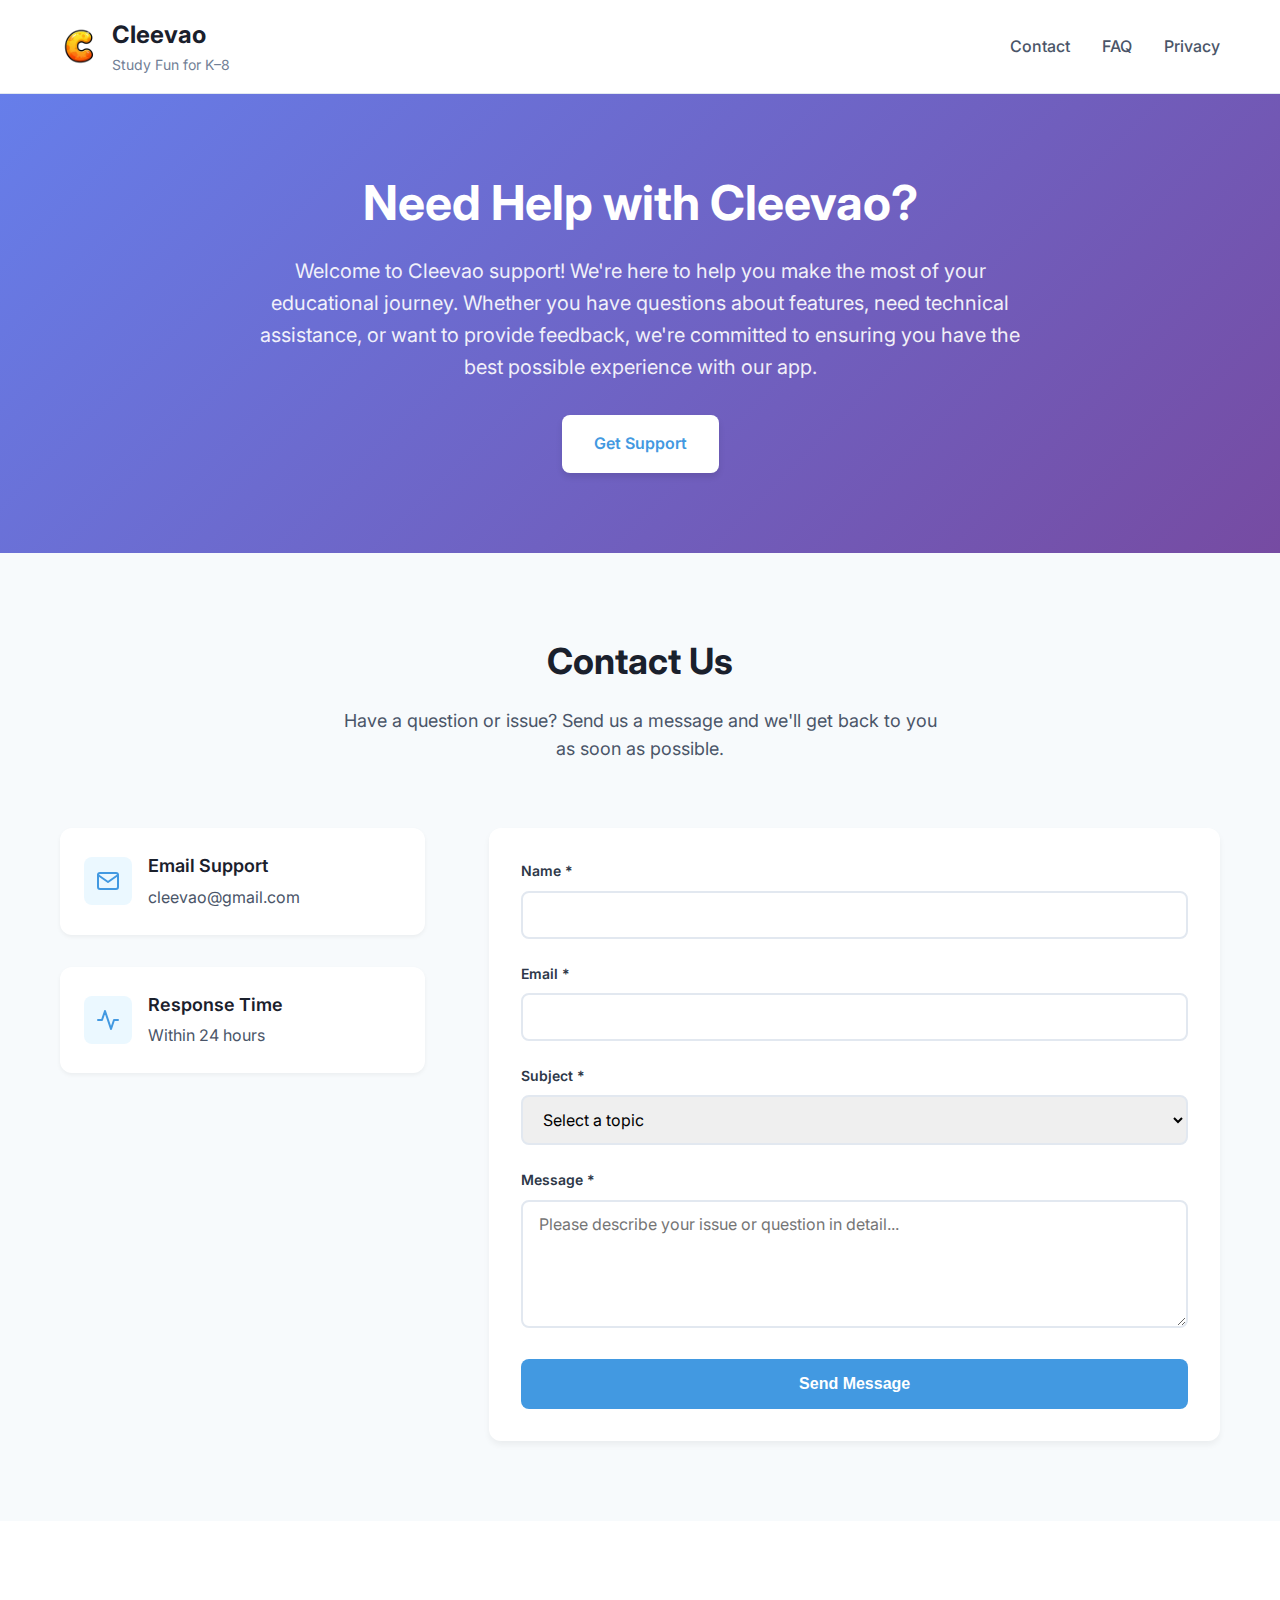
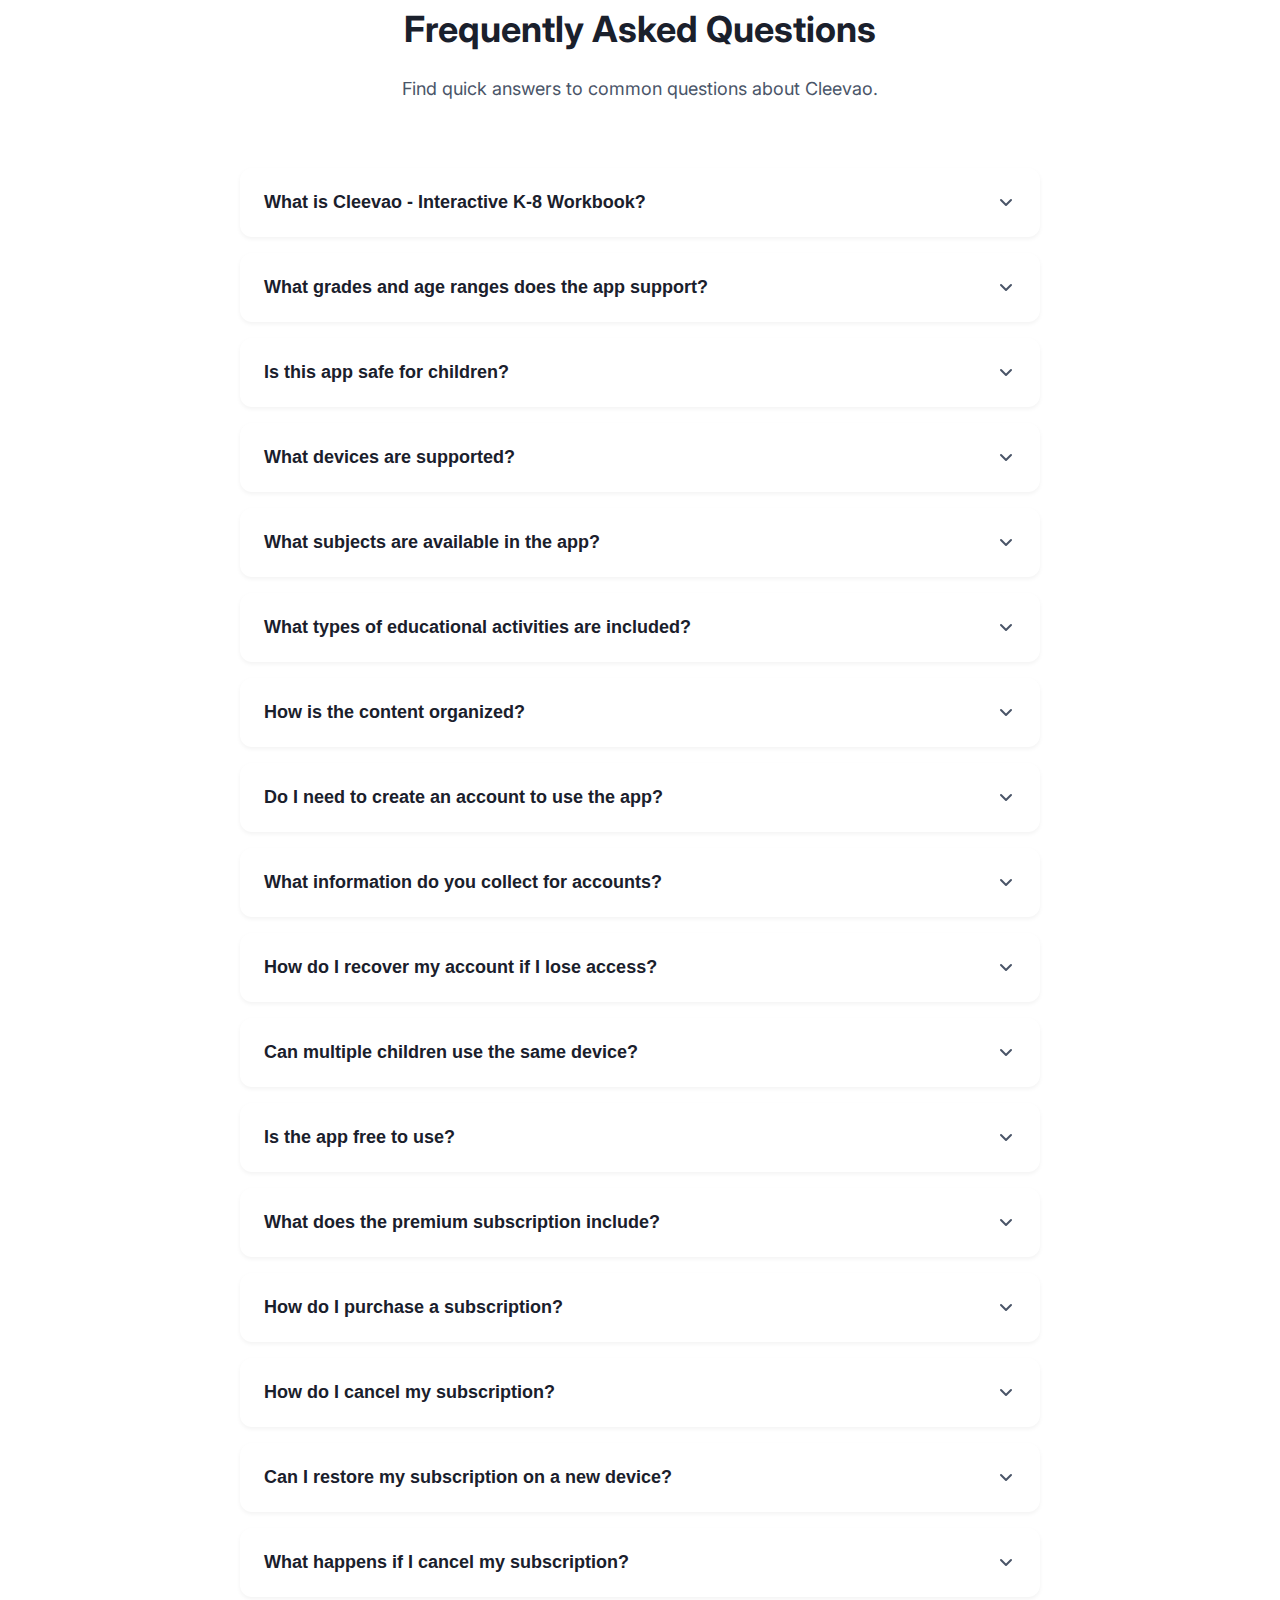
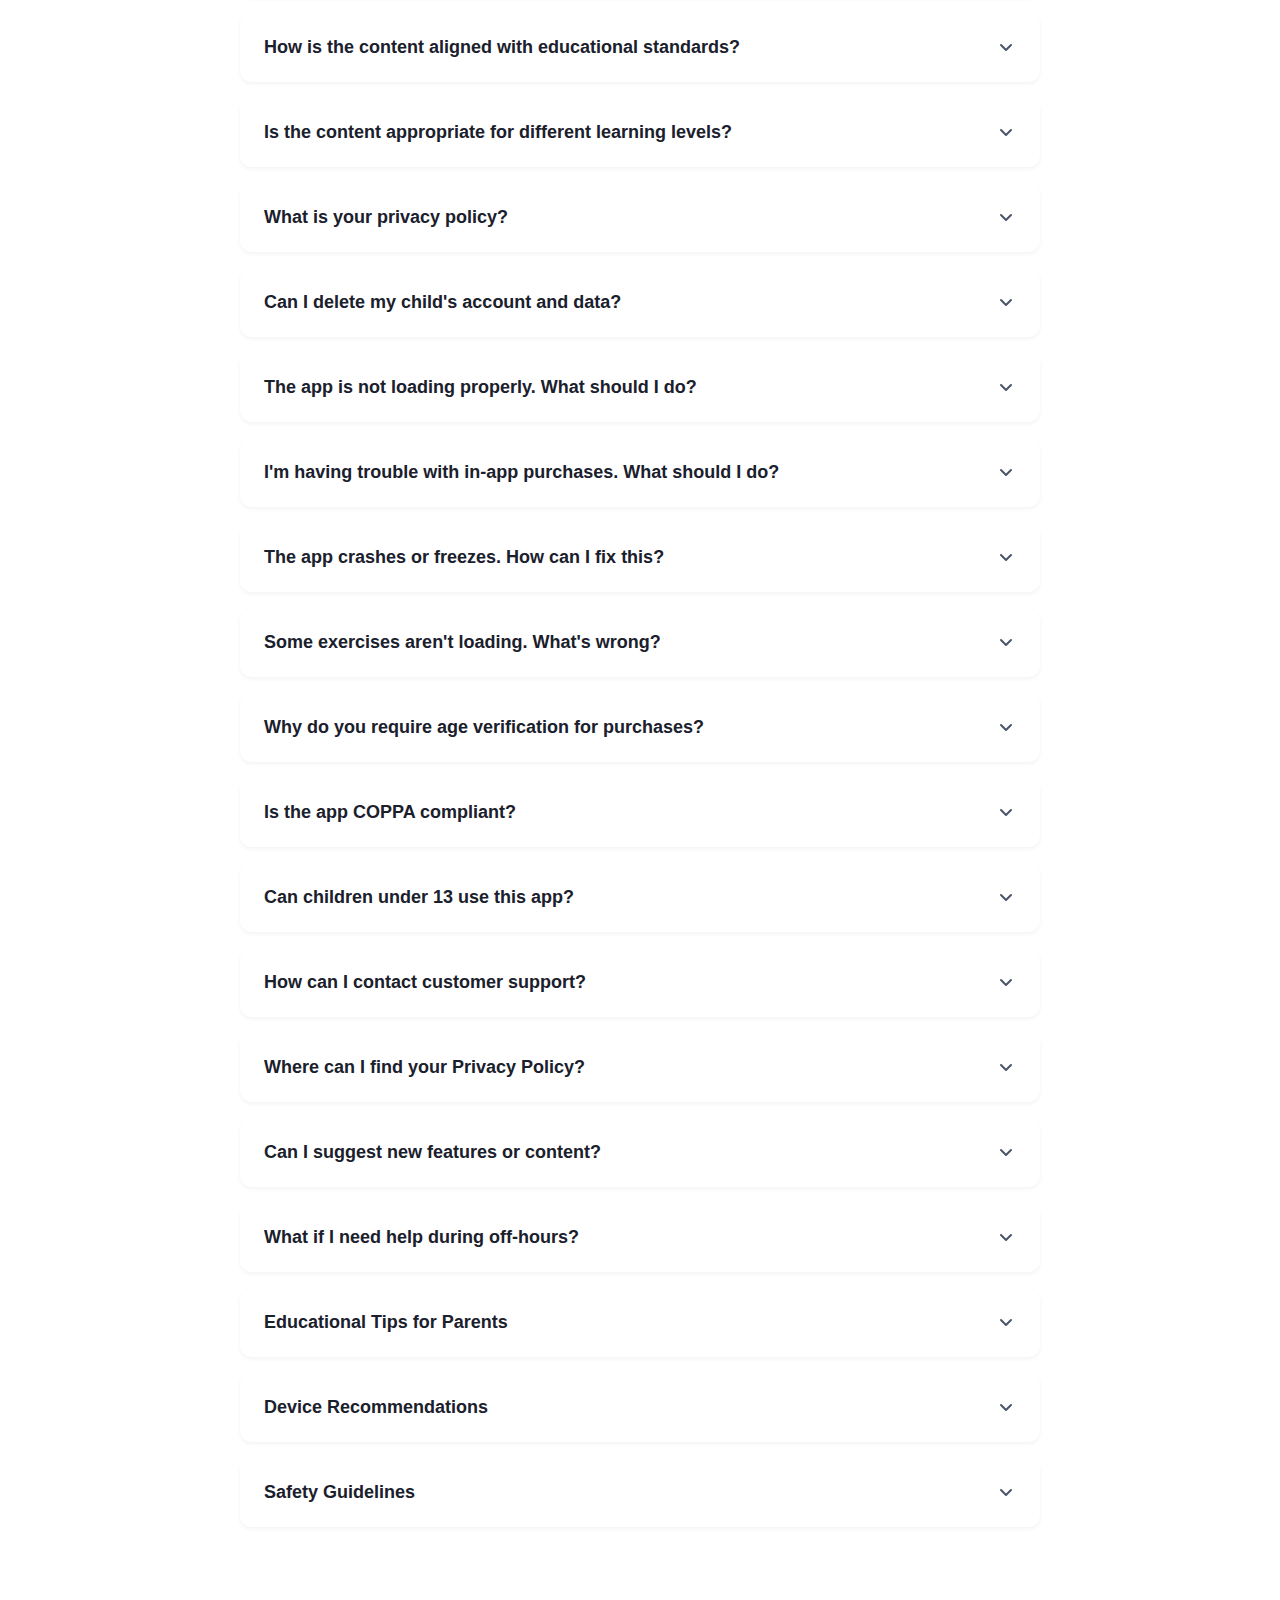
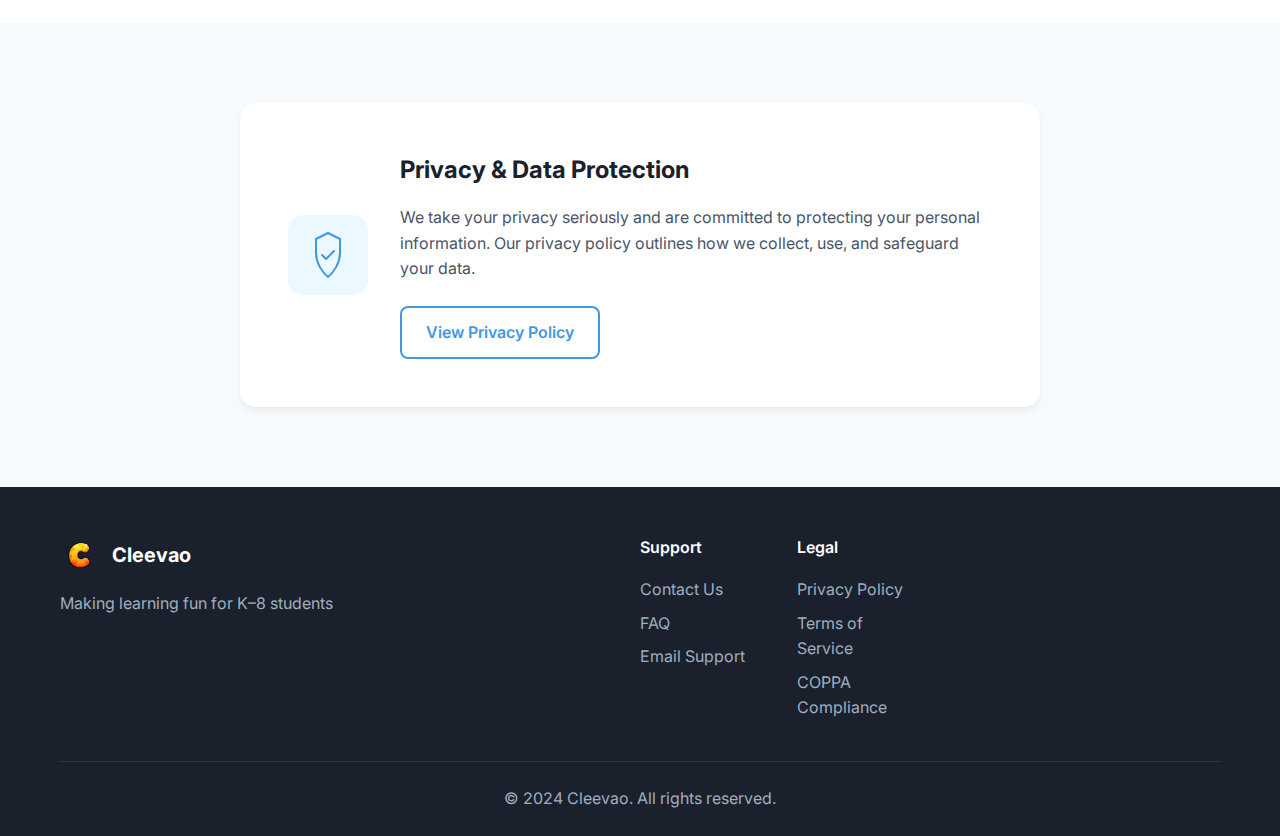
<file: index.html>
<!DOCTYPE html>
<html lang="en">
	<head>
		<meta charset="UTF-8" />
		<meta name="viewport" content="width=device-width, initial-scale=1.0" />
		<title>Cleevao Support - Study Fun for K–8</title>
		<link rel="stylesheet" href="styles.css" />
		<link
			href="https://fonts.googleapis.com/css2?family=Inter:wght@400;500;600;700&display=swap"
			rel="stylesheet"
		/>
	</head>
	<body>
		<!-- Header -->
		<header class="header">
			<div class="container">
				<div class="header-content">
					<div class="logo-section">
						<div class="logo-placeholder">
							<img
								src="assets/icon.png"
								alt="Cleevao Logo"
								width="40"
								height="40"
								style="border-radius: 8px"
							/>
						</div>
						<div class="app-info">
							<h1 class="app-name">Cleevao</h1>
							<p class="app-subtitle">Study Fun for K–8</p>
						</div>
					</div>
					<nav class="nav">
						<a href="#contact" class="nav-link">Contact</a>
						<a href="#faq" class="nav-link">FAQ</a>
						<a href="#privacy" class="nav-link">Privacy</a>
					</nav>
				</div>
			</div>
		</header>

		<!-- Main Content -->
		<main class="main">
			<!-- Hero Section -->
			<section class="hero">
				<div class="container">
					<div class="hero-content">
						<h2 class="hero-title">Need Help with Cleevao?</h2>
						<p class="hero-description">
							Welcome to Cleevao support! We're here to help you make the most
							of your educational journey. Whether you have questions about
							features, need technical assistance, or want to provide feedback,
							we're committed to ensuring you have the best possible experience
							with our app.
						</p>
						<a href="#contact" class="cta-button">Get Support</a>
					</div>
				</div>
			</section>

			<!-- Contact Form Section -->
			<section id="contact" class="contact-section">
				<div class="container">
					<div class="section-header">
						<h3 class="section-title">Contact Us</h3>
						<p class="section-description">
							Have a question or issue? Send us a message and we'll get back to
							you as soon as possible.
						</p>
					</div>

					<div class="contact-content">
						<div class="contact-methods">
							<div class="contact-method">
								<div class="contact-icon">
									<svg width="24" height="24" viewBox="0 0 24 24" fill="none">
										<path
											d="M4 4H20C21.1 4 22 4.9 22 6V18C22 19.1 21.1 20 20 20H4C2.9 20 2 19.1 2 18V6C2 4.9 2.9 4 4 4Z"
											stroke="currentColor"
											stroke-width="2"
											stroke-linecap="round"
											stroke-linejoin="round"
										/>
										<polyline
											points="22,6 12,13 2,6"
											stroke="currentColor"
											stroke-width="2"
											stroke-linecap="round"
											stroke-linejoin="round"
										/>
									</svg>
								</div>
								<div>
									<h4>Email Support</h4>
									<p>cleevao@gmail.com</p>
								</div>
							</div>

							<div class="contact-method">
								<div class="contact-icon">
									<svg width="24" height="24" viewBox="0 0 24 24" fill="none">
										<path
											d="M22 12H18L15 21L9 3L6 12H2"
											stroke="currentColor"
											stroke-width="2"
											stroke-linecap="round"
											stroke-linejoin="round"
										/>
									</svg>
								</div>
								<div>
									<h4>Response Time</h4>
									<p>Within 24 hours</p>
								</div>
							</div>
						</div>

						<form
							class="contact-form"
							id="contactForm"
							action="https://api.web3forms.com/submit"
							method="POST"
							novalidate
						>
							<!-- Web3Forms Access Key - Replace with your own -->
							<input
								type="hidden"
								name="access_key"
								value="829bad0e-a2cb-4dfb-a0a7-a6daef7ab15f"
							/>

							<!-- Optional: Subject line for emails -->
							<input
								type="hidden"
								name="subject"
								value="New Contact Form Submission from Cleevao Support"
							/>

							<!-- Optional: From name -->
							<input
								type="hidden"
								name="from_name"
								value="Cleevao Support Website"
							/>

							<div class="form-group">
								<label for="name">Name *</label>
								<input type="text" id="name" name="name" required />
							</div>

							<div class="form-group">
								<label for="email">Email *</label>
								<input type="email" id="email" name="email" required />
							</div>

							<div class="form-group">
								<label for="topic">Subject *</label>
								<select id="topic" name="topic" required>
									<option value="">Select a topic</option>
									<option value="Technical Issue">Technical Issue</option>
									<option value="Account Problem">Account Problem</option>
									<option value="Billing Question">Billing Question</option>
									<option value="Feature Request">Feature Request</option>
									<option value="General Feedback">General Feedback</option>
									<option value="Other">Other</option>
								</select>
							</div>

							<div class="form-group">
								<label for="message">Message *</label>
								<textarea
									id="message"
									name="message"
									rows="5"
									placeholder="Please describe your issue or question in detail..."
									required
								></textarea>
							</div>

							<!-- Web3Forms honeypot field to prevent spam -->
							<input
								type="checkbox"
								name="botcheck"
								class="hidden"
								style="display: none"
							/>

							<button type="submit" class="submit-button">Send Message</button>
						</form>
					</div>
				</div>
			</section>

			<!-- FAQ Section -->
			<section id="faq" class="faq-section">
				<div class="container">
					<div class="section-header">
						<h3 class="section-title">Frequently Asked Questions</h3>
						<p class="section-description">
							Find quick answers to common questions about Cleevao.
						</p>
					</div>

					<div class="faq-list">
						<!-- FAQ content will be loaded dynamically from FAQ.md -->
						<div style="text-align: center; padding: 40px; color: #718096">
							<p>Loading FAQ content...</p>
						</div>
					</div>
				</div>
			</section>

			<!-- Privacy Policy Link Section -->
			<section id="privacy" class="privacy-section">
				<div class="container">
					<div class="privacy-content">
						<div class="privacy-icon">
							<svg width="48" height="48" viewBox="0 0 48 48" fill="none">
								<path
									d="M24 2L36 8V22C36 32 30 41 24 46C18 41 12 32 12 22V8L24 2Z"
									stroke="currentColor"
									stroke-width="2"
									stroke-linecap="round"
									stroke-linejoin="round"
								/>
								<path
									d="M18 24L22 28L30 20"
									stroke="currentColor"
									stroke-width="2"
									stroke-linecap="round"
									stroke-linejoin="round"
								/>
							</svg>
						</div>
						<div class="privacy-text">
							<h3>Privacy & Data Protection</h3>
							<p>
								We take your privacy seriously and are committed to protecting
								your personal information. Our privacy policy outlines how we
								collect, use, and safeguard your data.
							</p>
							<a href="privacy-policy.html" class="privacy-link"
								>View Privacy Policy</a
							>
						</div>
					</div>
				</div>
			</section>
		</main>

		<!-- Footer -->
		<footer class="footer">
			<div class="container">
				<div class="footer-content">
					<div class="footer-section">
						<div class="footer-logo">
							<div class="logo-placeholder">
								<img
									src="assets/icon.png"
									alt="Cleevao Logo"
									width="32"
									height="32"
									style="border-radius: 6px"
								/>
							</div>
							<span>Cleevao</span>
						</div>
						<p>Making learning fun for K–8 students</p>
					</div>

					<div class="footer-links">
						<div class="footer-column">
							<h4>Support</h4>
							<a href="#contact">Contact Us</a>
							<a href="#faq">FAQ</a>
							<a href="mailto:support@cleevao.com">Email Support</a>
						</div>

						<div class="footer-column">
							<h4>Legal</h4>
							<a href="privacy-policy.html">Privacy Policy</a>
							<a href="terms.html">Terms of Service</a>
							<a href="coppa.html">COPPA Compliance</a>
						</div>
					</div>
				</div>

				<div class="footer-bottom">
					<p>&copy; 2024 Cleevao. All rights reserved.</p>
				</div>
			</div>
		</footer>

		<script src="script.js"></script>
		<script src="faq-loader.js"></script>
	</body>
</html>
</file>
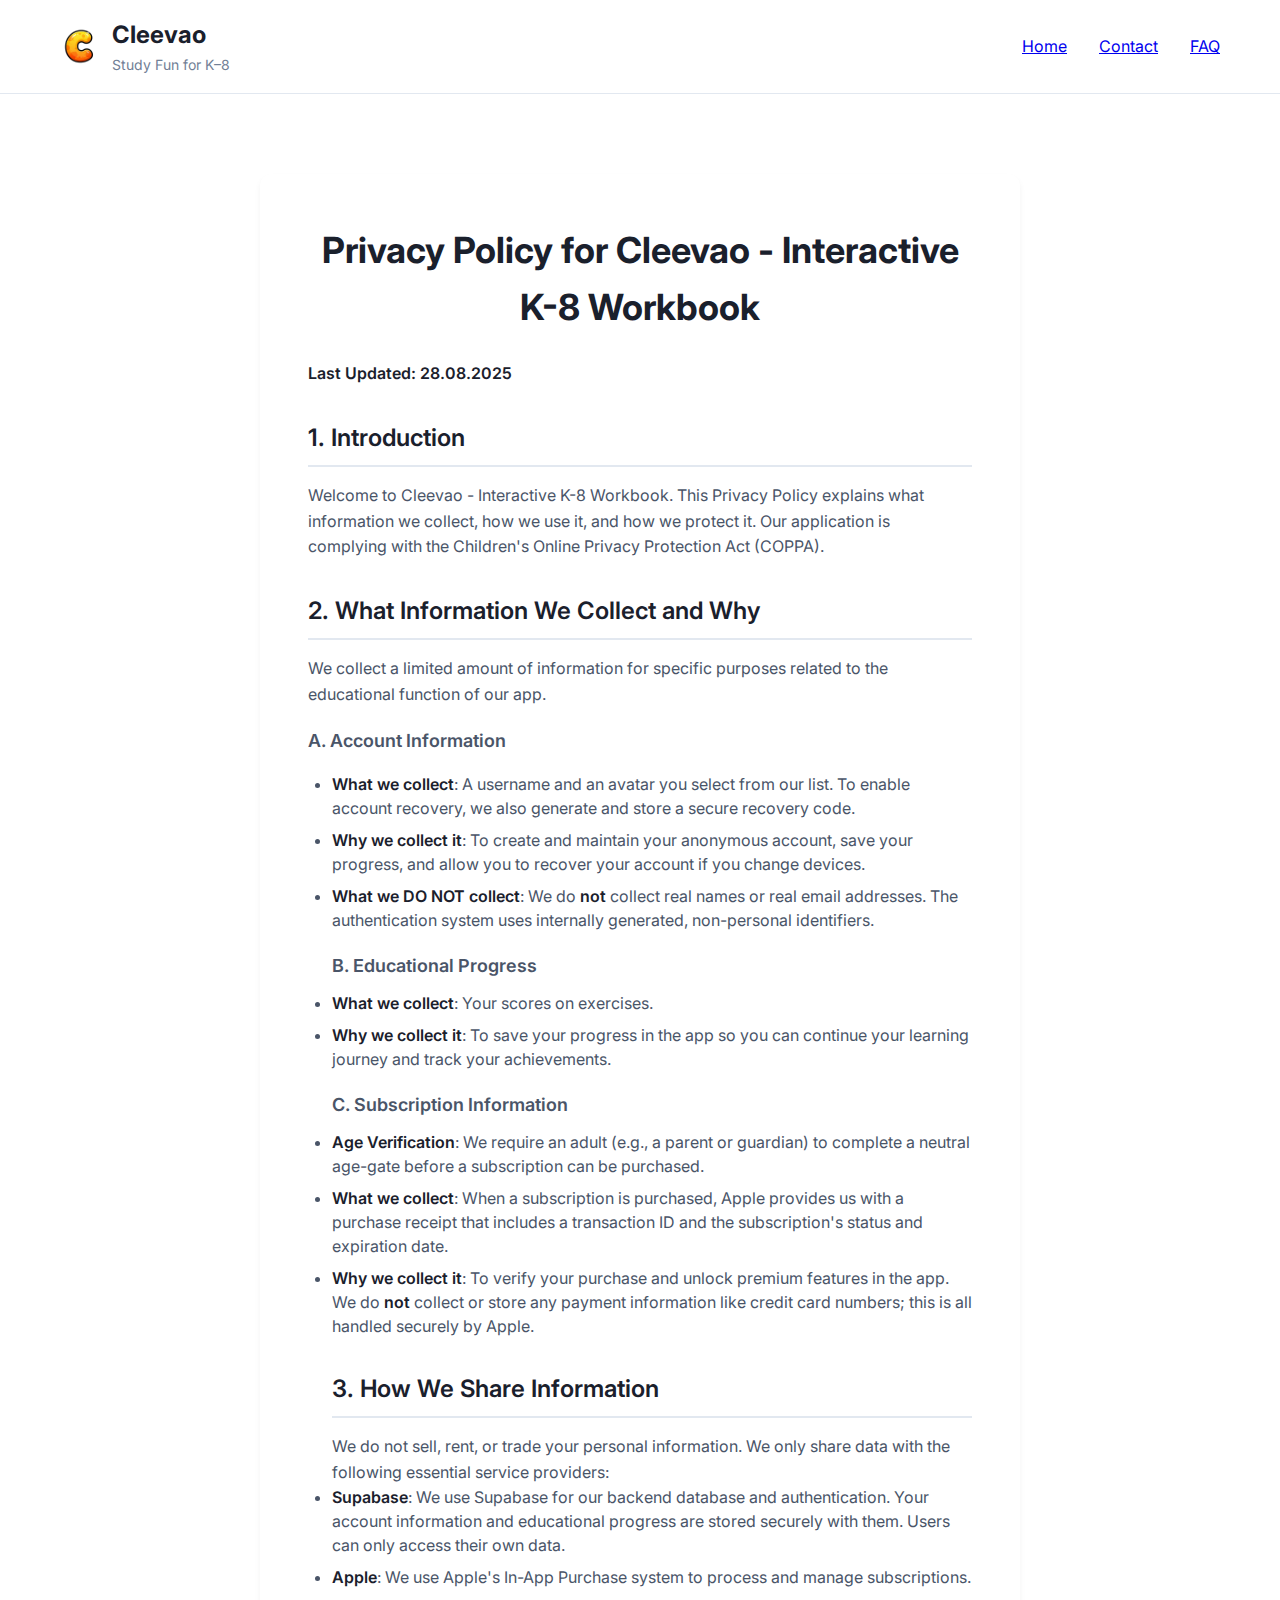
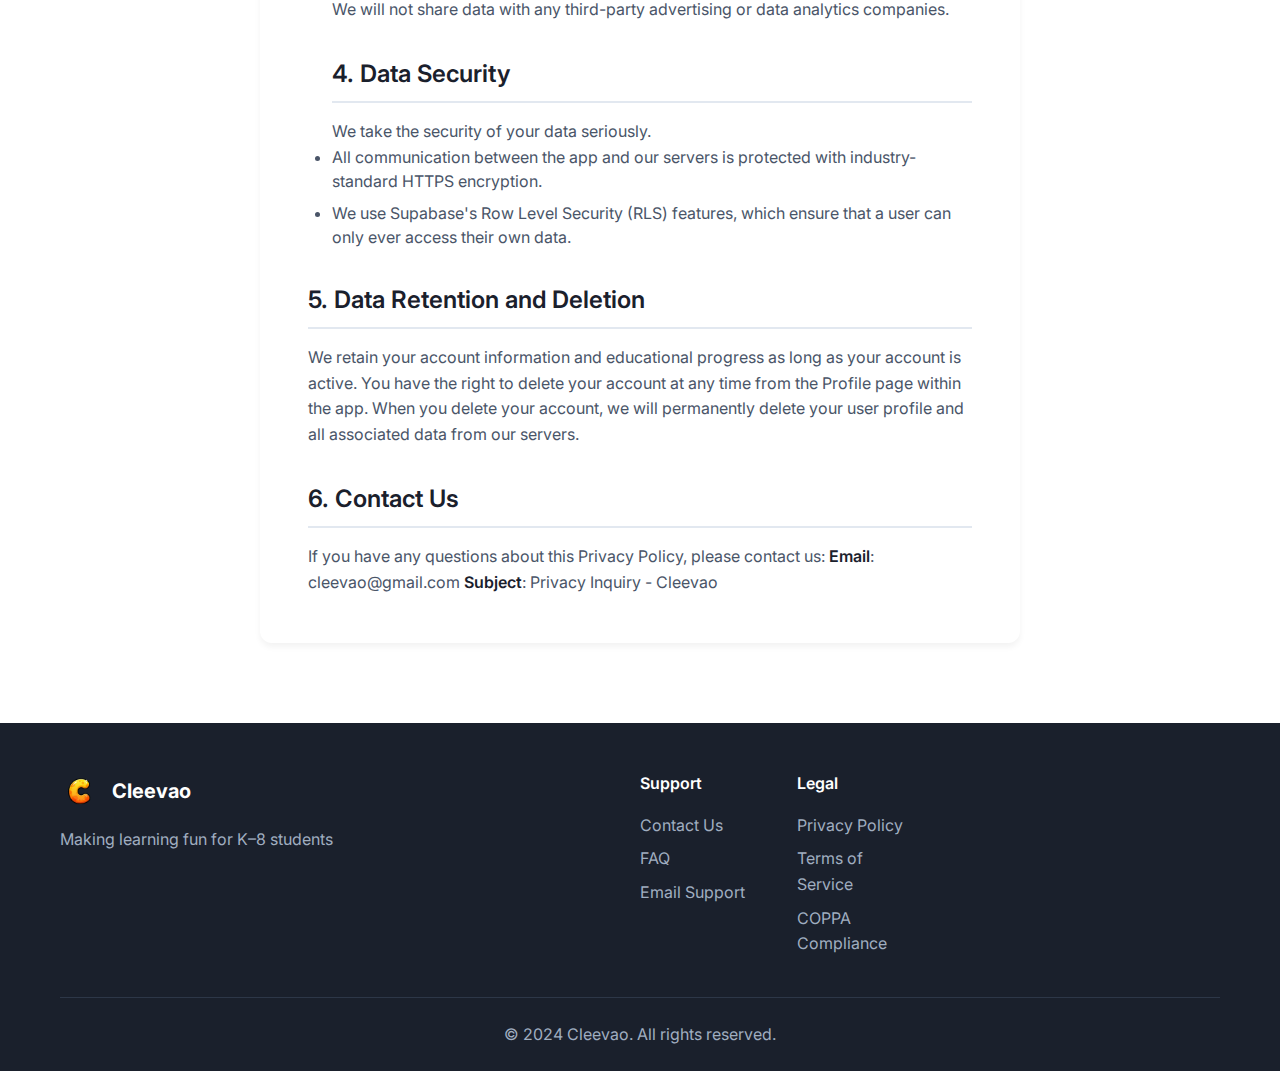
<file: privacy-policy.html>
<!DOCTYPE html>
<html lang="en">
	<head>
		<meta charset="UTF-8" />
		<meta name="viewport" content="width=device-width, initial-scale=1.0" />
		<title>Privacy Policy - Cleevao</title>
		<link rel="stylesheet" href="styles.css" />
		<link
			href="https://fonts.googleapis.com/css2?family=Inter:wght@400;500;600;700&display=swap"
			rel="stylesheet"
		/>
	</head>
	<body>
		<!-- Header -->
		<header class="header">
			<div class="container">
				<div class="header-content">
					<div class="logo-section">
						<div class="logo-placeholder">
							<img
								src="assets/icon.png"
								alt="Cleevao Logo"
								width="40"
								height="40"
								style="border-radius: 8px"
							/>
						</div>
						<div class="app-info">
							<h1 class="app-name">Cleevao</h1>
							<p class="app-subtitle">Study Fun for K–8</p>
						</div>
					</div>
					<nav class="nav">
						<a href="index.html">Home</a>
						<a href="index.html#contact">Contact</a>
						<a href="index.html#faq">FAQ</a>
					</nav>
				</div>
			</div>
		</header>

		<!-- Main Content -->
		<main class="main">
			<div class="container" style="max-width: 800px; padding: 80px 20px">
				<div
					style="
						background: white;
						padding: 48px;
						border-radius: 12px;
						box-shadow: 0 4px 6px rgba(0, 0, 0, 0.05);
						color: #4a5568;
						line-height: 1.6;
					"
					class="privacy-content-container"
				>
					<!-- Privacy policy content will be loaded dynamically from privacy_policy.md -->
					<div style="text-align: center; padding: 40px; color: #718096;">
						<p>Loading privacy policy content...</p>
					</div>
				</div>
			</div>
		</main>

		<!-- Footer -->
		<footer class="footer">
			<div class="container">
				<div class="footer-content">
					<div class="footer-section">
						<div class="footer-logo">
							<div class="logo-placeholder">
								<img
									src="assets/icon.png"
									alt="Cleevao Logo"
									width="32"
									height="32"
									style="border-radius: 6px"
								/>
							</div>
							<span>Cleevao</span>
						</div>
						<p>Making learning fun for K–8 students</p>
					</div>

					<div class="footer-links">
						<div class="footer-column">
							<h4>Support</h4>
							<a href="index.html#contact">Contact Us</a>
							<a href="index.html#faq">FAQ</a>
							<a href="mailto:support@cleevao.com">Email Support</a>
						</div>

						<div class="footer-column">
							<h4>Legal</h4>
							<a href="privacy-policy.html">Privacy Policy</a>
							<a href="terms.html">Terms of Service</a>
							<a href="coppa.html">COPPA Compliance</a>
						</div>
					</div>
				</div>

				<div class="footer-bottom">
					<p>&copy; 2024 Cleevao. All rights reserved.</p>
				</div>
			</div>
		</footer>
		<script src="privacy-loader.js"></script>
	</body>
</html>
</file>
<file: styles.css>
/* Reset and Base Styles */
* {
	margin: 0;
	padding: 0;
	box-sizing: border-box;
}

html {
	scroll-behavior: smooth;
}

body {
	font-family: "Inter", -apple-system, BlinkMacSystemFont, "Segoe UI", Helvetica,
		Arial, sans-serif;
	line-height: 1.6;
	color: #2d3748;
	background-color: #ffffff;
}

/* Container */
.container {
	max-width: 1200px;
	margin: 0 auto;
	padding: 0 20px;
}

/* Header */
.header {
	background: #ffffff;
	border-bottom: 1px solid #e2e8f0;
	position: sticky;
	top: 0;
	z-index: 100;
	backdrop-filter: blur(8px);
}

.header-content {
	display: flex;
	justify-content: space-between;
	align-items: center;
	padding: 16px 0;
}

.logo-section {
	display: flex;
	align-items: center;
	gap: 12px;
}

.logo-placeholder {
	width: 40px;
	height: 40px;
	display: flex;
	align-items: center;
	justify-content: center;
}

.app-info h1 {
	font-size: 24px;
	font-weight: 700;
	color: #1a202c;
	margin: 0;
}

.app-subtitle {
	font-size: 14px;
	color: #718096;
	margin: 0;
}

.nav {
	display: flex;
	gap: 32px;
}

.nav-link {
	color: #4a5568;
	text-decoration: none;
	font-weight: 500;
	transition: color 0.2s ease;
}

.nav-link:hover {
	color: #4299e1;
}

/* Hero Section */
.hero {
	background: linear-gradient(135deg, #667eea 0%, #764ba2 100%);
	color: white;
	padding: 80px 0;
	text-align: center;
}

.hero-content {
	max-width: 800px;
	margin: 0 auto;
}

.hero-title {
	font-size: 48px;
	font-weight: 700;
	margin-bottom: 24px;
	line-height: 1.2;
}

.hero-description {
	font-size: 20px;
	margin-bottom: 32px;
	opacity: 0.9;
	line-height: 1.6;
}

.cta-button {
	display: inline-block;
	background: #ffffff;
	color: #4299e1;
	padding: 16px 32px;
	border-radius: 8px;
	text-decoration: none;
	font-weight: 600;
	font-size: 16px;
	transition: all 0.2s ease;
	box-shadow: 0 4px 6px rgba(0, 0, 0, 0.1);
}

.cta-button:hover {
	transform: translateY(-2px);
	box-shadow: 0 8px 25px rgba(0, 0, 0, 0.15);
}

/* Section Styles */
.contact-section,
.faq-section,
.privacy-section {
	padding: 80px 0;
}

.contact-section {
	background: #f7fafc;
}

.section-header {
	text-align: center;
	margin-bottom: 64px;
}

.section-title {
	font-size: 36px;
	font-weight: 700;
	color: #1a202c;
	margin-bottom: 16px;
}

.section-description {
	font-size: 18px;
	color: #4a5568;
	max-width: 600px;
	margin: 0 auto;
}

/* Contact Section */
.contact-content {
	display: grid;
	grid-template-columns: 1fr 2fr;
	gap: 64px;
	align-items: start;
}

.contact-methods {
	display: flex;
	flex-direction: column;
	gap: 32px;
}

.contact-method {
	display: flex;
	align-items: center;
	gap: 16px;
	padding: 24px;
	background: white;
	border-radius: 12px;
	box-shadow: 0 2px 4px rgba(0, 0, 0, 0.05);
}

.contact-icon {
	width: 48px;
	height: 48px;
	background: #ebf8ff;
	border-radius: 8px;
	display: flex;
	align-items: center;
	justify-content: center;
	color: #4299e1;
	flex-shrink: 0;
}

.contact-method h4 {
	font-size: 18px;
	font-weight: 600;
	color: #1a202c;
	margin-bottom: 4px;
}

.contact-method p {
	color: #4a5568;
	margin: 0;
}

/* Form Styles */
.contact-form {
	background: white;
	padding: 32px;
	border-radius: 12px;
	box-shadow: 0 4px 6px rgba(0, 0, 0, 0.05);
}

.form-group {
	margin-bottom: 24px;
}

.form-group label {
	display: block;
	font-weight: 600;
	color: #2d3748;
	margin-bottom: 8px;
	font-size: 14px;
}

.form-group input,
.form-group select,
.form-group textarea {
	width: 100%;
	padding: 12px 16px;
	border: 2px solid #e2e8f0;
	border-radius: 8px;
	font-size: 16px;
	transition: border-color 0.2s ease;
	font-family: inherit;
}

.form-group input:focus,
.form-group select:focus,
.form-group textarea:focus {
	outline: none;
	border-color: #4299e1;
	box-shadow: 0 0 0 3px rgba(66, 153, 225, 0.1);
}

.form-group textarea {
	resize: vertical;
	min-height: 120px;
}

.submit-button {
	background: #4299e1;
	color: white;
	border: none;
	padding: 16px 32px;
	border-radius: 8px;
	font-size: 16px;
	font-weight: 600;
	cursor: pointer;
	width: 100%;
	transition: all 0.2s ease;
}

.submit-button:hover {
	background: #3182ce;
	transform: translateY(-1px);
}

.submit-button:active {
	transform: translateY(0);
}

/* FAQ Section */
.faq-list {
	max-width: 800px;
	margin: 0 auto;
}

.faq-item {
	background: white;
	border-radius: 12px;
	margin-bottom: 16px;
	box-shadow: 0 2px 4px rgba(0, 0, 0, 0.05);
	overflow: hidden;
	transition: box-shadow 0.2s ease;
}

.faq-item:hover {
	box-shadow: 0 4px 12px rgba(0, 0, 0, 0.1);
}

.faq-question {
	width: 100%;
	background: none;
	border: none;
	padding: 24px;
	text-align: left;
	cursor: pointer;
	display: flex;
	justify-content: space-between;
	align-items: center;
	font-size: 18px;
	font-weight: 600;
	color: #1a202c;
	transition: background-color 0.2s ease;
}

.faq-question:hover {
	background: #f7fafc;
}

.faq-icon {
	transition: transform 0.2s ease;
	color: #4a5568;
}

.faq-item.active .faq-icon {
	transform: rotate(180deg);
}

.faq-answer {
	max-height: 0;
	overflow: hidden;
	transition: all 0.3s ease;
	background: #f7fafc;
}

.faq-item.active .faq-answer {
	max-height: 200px;
	padding: 0 24px 24px 24px;
}

.faq-answer p {
	color: #4a5568;
	line-height: 1.6;
}

/* Privacy Section */
.privacy-section {
	background: #f7fafc;
}

.privacy-content {
	display: flex;
	align-items: center;
	gap: 32px;
	max-width: 800px;
	margin: 0 auto;
	background: white;
	padding: 48px;
	border-radius: 16px;
	box-shadow: 0 4px 6px rgba(0, 0, 0, 0.05);
}

.privacy-icon {
	width: 80px;
	height: 80px;
	background: #ebf8ff;
	border-radius: 16px;
	display: flex;
	align-items: center;
	justify-content: center;
	color: #4299e1;
	flex-shrink: 0;
}

.privacy-text h3 {
	font-size: 24px;
	font-weight: 700;
	color: #1a202c;
	margin-bottom: 16px;
}

.privacy-text p {
	color: #4a5568;
	margin-bottom: 24px;
	line-height: 1.6;
}

.privacy-link {
	display: inline-block;
	color: #4299e1;
	text-decoration: none;
	font-weight: 600;
	padding: 12px 24px;
	border: 2px solid #4299e1;
	border-radius: 8px;
	transition: all 0.2s ease;
}

.privacy-link:hover {
	background: #4299e1;
	color: white;
}

/* Footer */
.footer {
	background: #1a202c;
	color: white;
	padding: 48px 0 24px 0;
}

.footer-content {
	display: grid;
	grid-template-columns: 2fr 1fr 1fr;
	gap: 48px;
	margin-bottom: 32px;
}

.footer-logo {
	display: flex;
	align-items: center;
	gap: 12px;
	margin-bottom: 16px;
	font-size: 20px;
	font-weight: 700;
}

.footer-section p {
	color: #a0aec0;
	margin: 0;
}

.footer-links {
	display: grid;
	grid-template-columns: 1fr 1fr;
	gap: 48px;
}

.footer-column h4 {
	font-size: 16px;
	font-weight: 600;
	margin-bottom: 16px;
	color: white;
}

.footer-column a {
	display: block;
	color: #a0aec0;
	text-decoration: none;
	margin-bottom: 8px;
	transition: color 0.2s ease;
}

.footer-column a:hover {
	color: #4299e1;
}

.footer-bottom {
	border-top: 1px solid #2d3748;
	padding-top: 24px;
	text-align: center;
}

.footer-bottom p {
	color: #a0aec0;
	margin: 0;
}

/* Form Success Message */
.success-message {
	background: #c6f6d5;
	color: #2f855a;
	padding: 16px;
	border-radius: 8px;
	margin-bottom: 24px;
	text-align: center;
	font-weight: 600;
	display: none;
}

.success-message.show {
	display: block;
	animation: slideIn 0.3s ease;
}

@keyframes slideIn {
	from {
		opacity: 0;
		transform: translateY(-10px);
	}
	to {
		opacity: 1;
		transform: translateY(0);
	}
}

/* Privacy Policy Content Styling */
.privacy-content-container h1 {
    font-size: 36px;
    font-weight: 700;
    color: #1A202C;
    margin-bottom: 24px;
    text-align: center;
}

.privacy-content-container h2 {
    font-size: 24px;
    font-weight: 600;
    color: #1A202C;
    margin: 32px 0 16px 0;
    border-bottom: 2px solid #E2E8F0;
    padding-bottom: 8px;
}

.privacy-content-container h3 {
    font-size: 20px;
    font-weight: 600;
    color: #2D3748;
    margin: 24px 0 12px 0;
}

.privacy-content-container h4 {
    font-size: 18px;
    font-weight: 600;
    color: #4A5568;
    margin: 20px 0 10px 0;
}

.privacy-content-container p {
    margin-bottom: 16px;
    line-height: 1.6;
}

.privacy-content-container ul {
    margin: 16px 0;
    padding-left: 24px;
}

.privacy-content-container li {
    margin-bottom: 8px;
    line-height: 1.5;
}

.privacy-content-container strong {
    font-weight: 600;
    color: #1A202C;
}

.privacy-content-container code {
    background: #F7FAFC;
    color: #4299E1;
    padding: 2px 6px;
    border-radius: 4px;
    font-family: 'Monaco', 'Consolas', monospace;
    font-size: 14px;
}

.privacy-content-container a {
    color: #4299E1;
    text-decoration: none;
    border-bottom: 1px solid transparent;
    transition: border-color 0.2s ease;
}

.privacy-content-container a:hover {
    border-bottom-color: #4299E1;
}

/* Responsive Design */
@media (max-width: 768px) {
	.container {
		padding: 0 16px;
	}

	.header-content {
		flex-direction: column;
		gap: 16px;
		text-align: center;
	}

	.nav {
		gap: 24px;
	}

	.hero {
		padding: 60px 0;
	}

	.hero-title {
		font-size: 36px;
	}

	.hero-description {
		font-size: 18px;
	}

	.section-title {
		font-size: 28px;
	}

	.contact-content {
		grid-template-columns: 1fr;
		gap: 32px;
	}

	.contact-form {
		padding: 24px;
	}

	.privacy-content {
		flex-direction: column;
		text-align: center;
		padding: 32px;
	}

	.footer-content {
		grid-template-columns: 1fr;
		gap: 32px;
		text-align: center;
	}

	.footer-links {
		grid-template-columns: 1fr;
		gap: 32px;
	}
}

@media (max-width: 480px) {
	.hero-title {
		font-size: 28px;
	}

	.hero-description {
		font-size: 16px;
	}

	.section-title {
		font-size: 24px;
	}

	.contact-form {
		padding: 20px;
	}

	.privacy-content {
		padding: 24px;
	}
}
</file>
